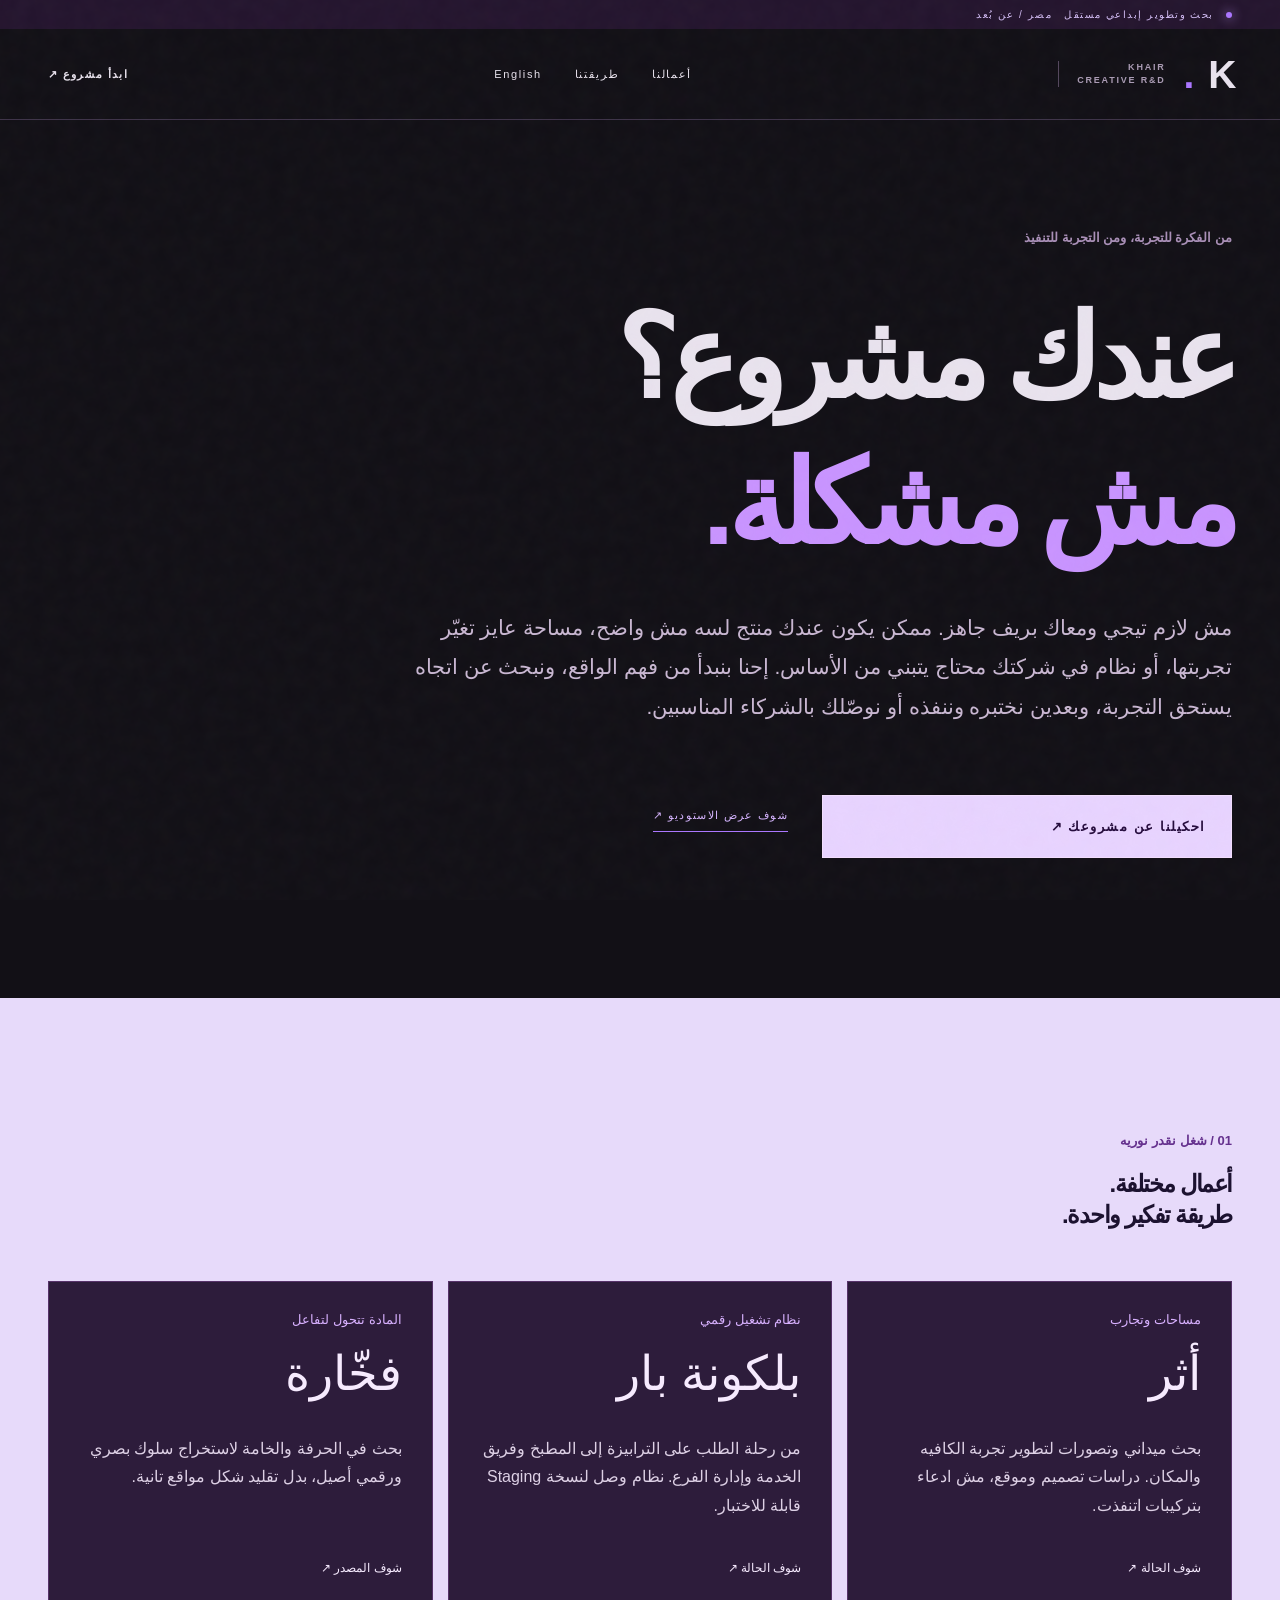
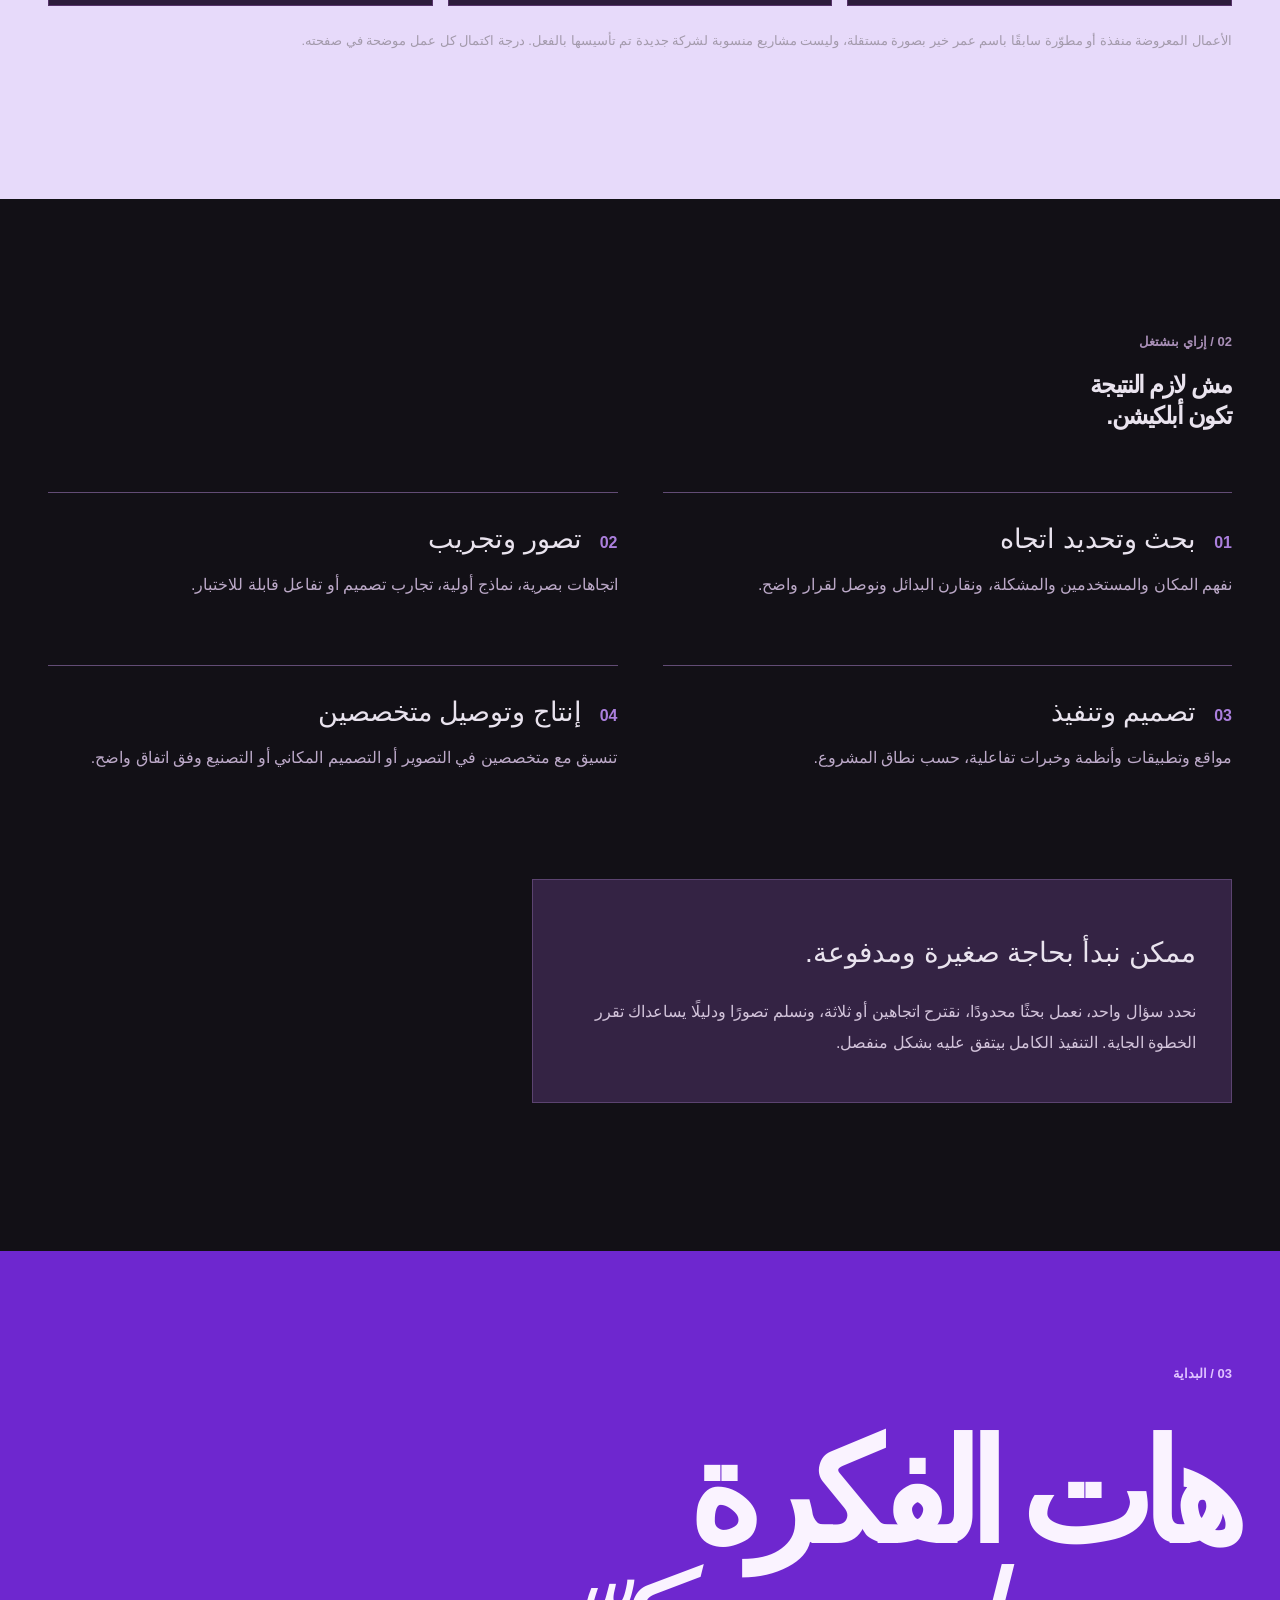
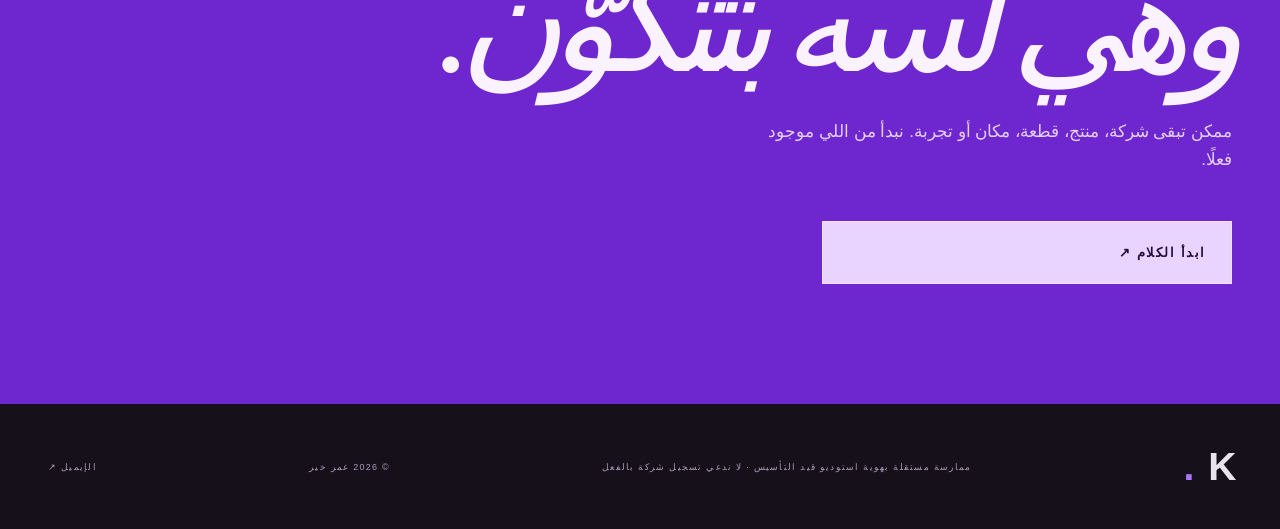
<file: ar.html>
<!DOCTYPE html><html lang="ar" dir="rtl"><head><meta charset="utf-8"><meta name="viewport" content="width=device-width, initial-scale=1"><title>خير / Creative R&D — بحث وتطوير إبداعي</title><meta name="description" content="ممارسة إبداعية مستقلة تجمع البحث والفن والتصميم والتكنولوجيا والتجريب لبناء أفكار يمكن اختبارها وتنفيذها."><link rel="stylesheet" href="style.css"></head><body class="arabic"><div class="grain" aria-hidden="true"></div><div class="topline"><span class="pulse"></span><span>بحث وتطوير إبداعي مستقل</span><span class="topline-right">مصر / عن بُعد</span></div><header class="nav"><a class="mark" href="index.html">K<span class="period">.</span><small>KHAIR<br>CREATIVE R&D</small></a><nav><a href="#work">أعمالنا</a><a href="#practice">طريقتنا</a><a href="index.html" lang="en">English</a></nav><a class="nav-contact" href="start.html">ابدأ مشروع ↗</a></header><main><section class="wrap ar-hero"><span class="eyebrow">من الفكرة للتجربة، ومن التجربة للتنفيذ</span><h1>عندك مشروع<span class="q">؟</span><br><em>مش مشكلة.</em></h1><p>مش لازم تيجي ومعاك بريف جاهز. ممكن يكون عندك منتج لسه مش واضح، مساحة عايز تغيّر تجربتها، أو نظام في شركتك محتاج يتبني من الأساس. إحنا بنبدأ من فهم الواقع، ونبحث عن اتجاه يستحق التجربة، وبعدين نختبره وننفذه أو نوصّلك بالشركاء المناسبين.</p><div class="ar-links"><a class="cta" href="start.html">احكيلنا عن مشروعك ↗</a><a class="text-link" href="KHAIR_CREATIVE_RD_PITCH_V03.pdf" target="_blank">شوف عرض الاستوديو ↗</a></div></section><section class="idea-panel" id="work"><div class="wrap"><span class="eyebrow">01 / شغل نقدر نوريه</span><h2>أعمال مختلفة.<br>طريقة تفكير واحدة.</h2><div class="ar-case-grid"><a href="case-athr.html"><span>مساحات وتجارب</span><strong>أثر</strong><p>بحث ميداني وتصورات لتطوير تجربة الكافيه والمكان. دراسات تصميم وموقع، مش ادعاء بتركيبات اتنفذت.</p><i>شوف الحالة ↗</i></a><a href="case-balcona.html"><span>نظام تشغيل رقمي</span><strong>بلكونة بار</strong><p>من رحلة الطلب على الترابيزة إلى المطبخ وفريق الخدمة وإدارة الفرع. نظام وصل لنسخة Staging قابلة للاختبار.</p><i>شوف الحالة ↗</i></a><a href="https://github.com/omarkhair70-droid/Fokhara" target="_blank" rel="noopener"><span>المادة تتحول لتفاعل</span><strong>فخّارة</strong><p>بحث في الحرفة والخامة لاستخراج سلوك بصري ورقمي أصيل، بدل تقليد شكل مواقع تانية.</p><i>شوف المصدر ↗</i></a></div><p class="footnote">الأعمال المعروضة منفذة أو مطوّرة سابقًا باسم عمر خير بصورة مستقلة، وليست مشاريع منسوبة لشركة جديدة تم تأسيسها بالفعل. درجة اكتمال كل عمل موضحة في صفحته.</p></div></section><section class="services wrap" id="practice"><span class="eyebrow">02 / إزاي بنشتغل</span><h2>مش لازم النتيجة<br>تكون أبلكيشن.</h2><div class="ar-services"><div><b>01</b><strong>بحث وتحديد اتجاه</strong><p>نفهم المكان والمستخدمين والمشكلة، ونقارن البدائل ونوصل لقرار واضح.</p></div><div><b>02</b><strong>تصور وتجريب</strong><p>اتجاهات بصرية، نماذج أولية، تجارب تصميم أو تفاعل قابلة للاختبار.</p></div><div><b>03</b><strong>تصميم وتنفيذ</strong><p>مواقع وتطبيقات وأنظمة وخبرات تفاعلية، حسب نطاق المشروع.</p></div><div><b>04</b><strong>إنتاج وتوصيل متخصصين</strong><p>تنسيق مع متخصصين في التصوير أو التصميم المكاني أو التصنيع وفق اتفاق واضح.</p></div></div><div class="ar-bounded"><h3>ممكن نبدأ بحاجة صغيرة ومدفوعة.</h3><p>نحدد سؤال واحد، نعمل بحثًا محدودًا، نقترح اتجاهين أو ثلاثة، ونسلم تصورًا ودليلًا يساعداك تقرر الخطوة الجاية. التنفيذ الكامل بيتفق عليه بشكل منفصل.</p></div></section><section class="outro"><div class="wrap outro-inner"><span class="eyebrow">03 / البداية</span><h2>هات الفكرة<br><em>وهي لسه بتتكوّن.</em></h2><p>ممكن تبقى شركة، منتج، قطعة، مكان أو تجربة. نبدأ من اللي موجود فعلًا.</p><a class="cta" href="start.html">ابدأ الكلام ↗</a></div></section></main><footer><div class="wrap footer-flex"><a class="mark" href="index.html">K<span class="period">.</span></a><span>ممارسة مستقلة بهوية استوديو قيد التأسيس · لا ندعي تسجيل شركة بالفعل</span><span>© 2026 عمر خير</span><a href="mailto:omar.khair70@gmail.com">الإيميل ↗</a></div></footer><script src="script.js"></script></body></html>
</file>
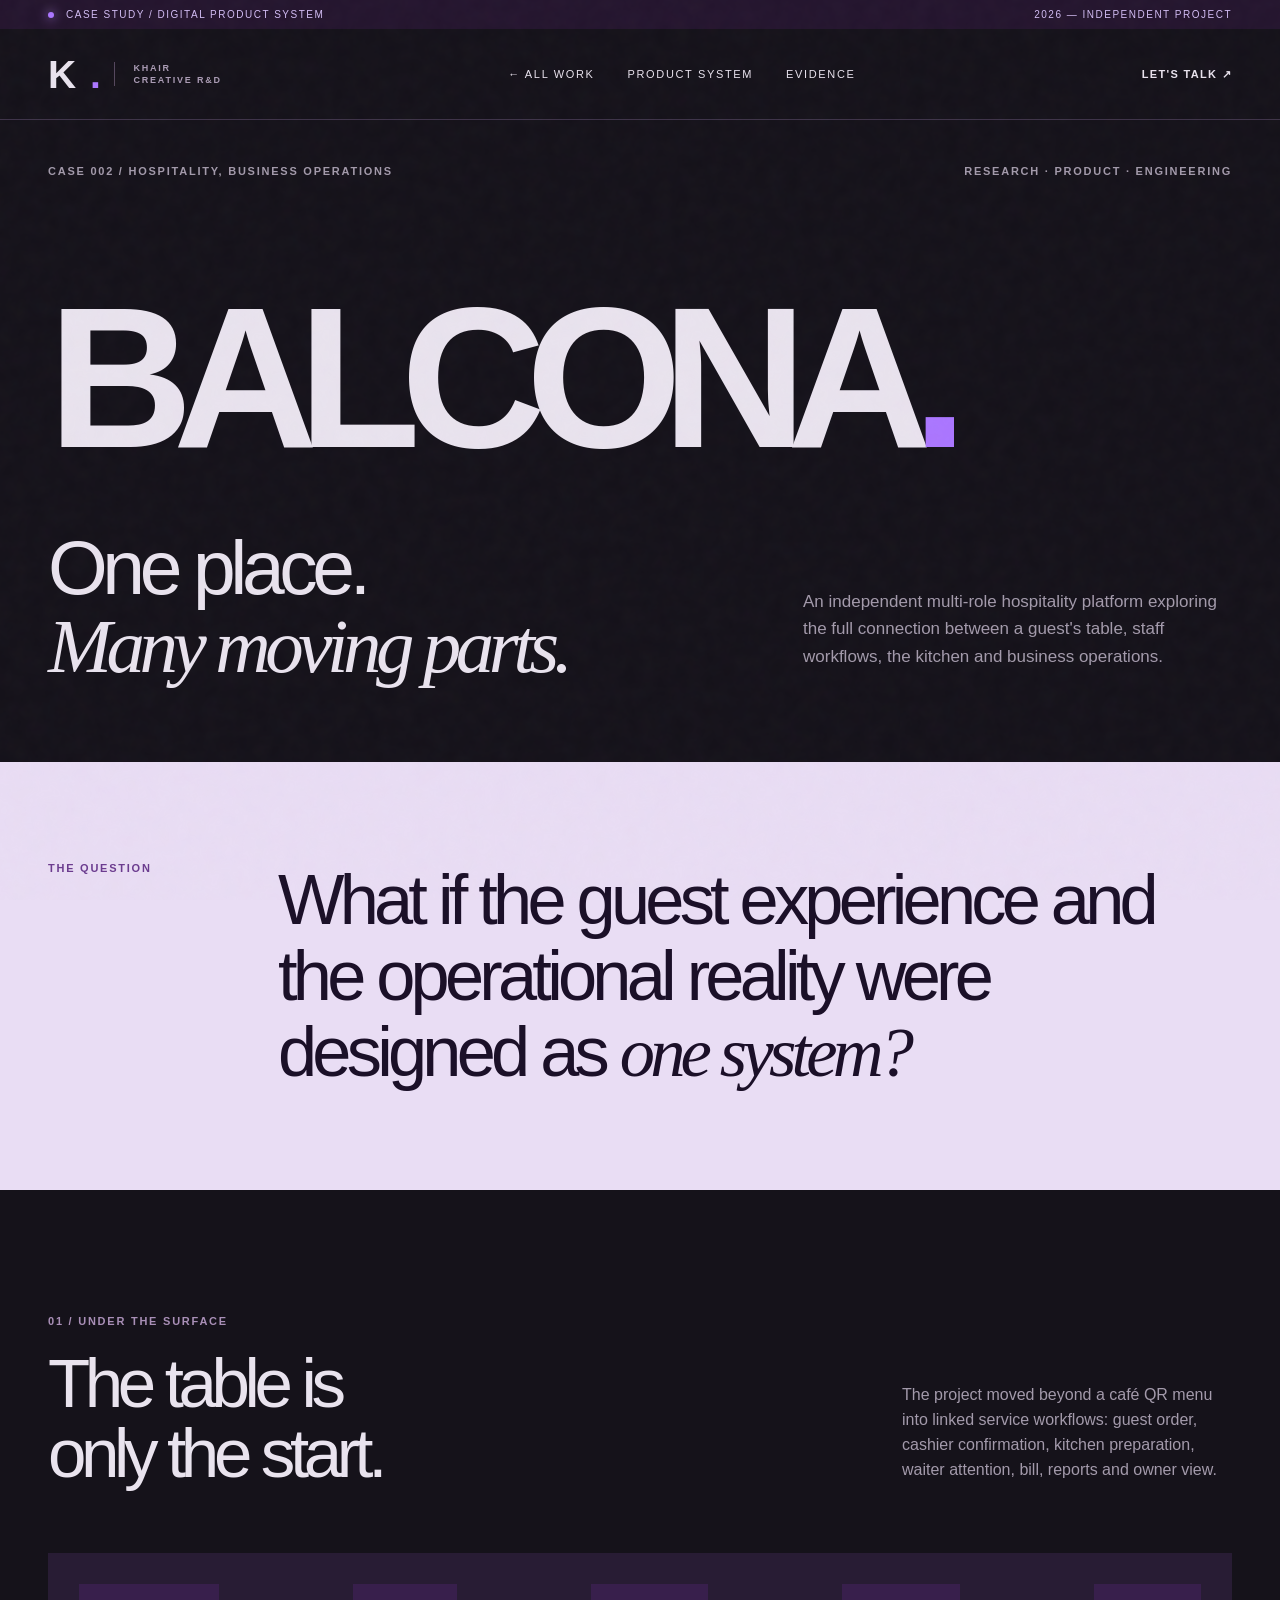
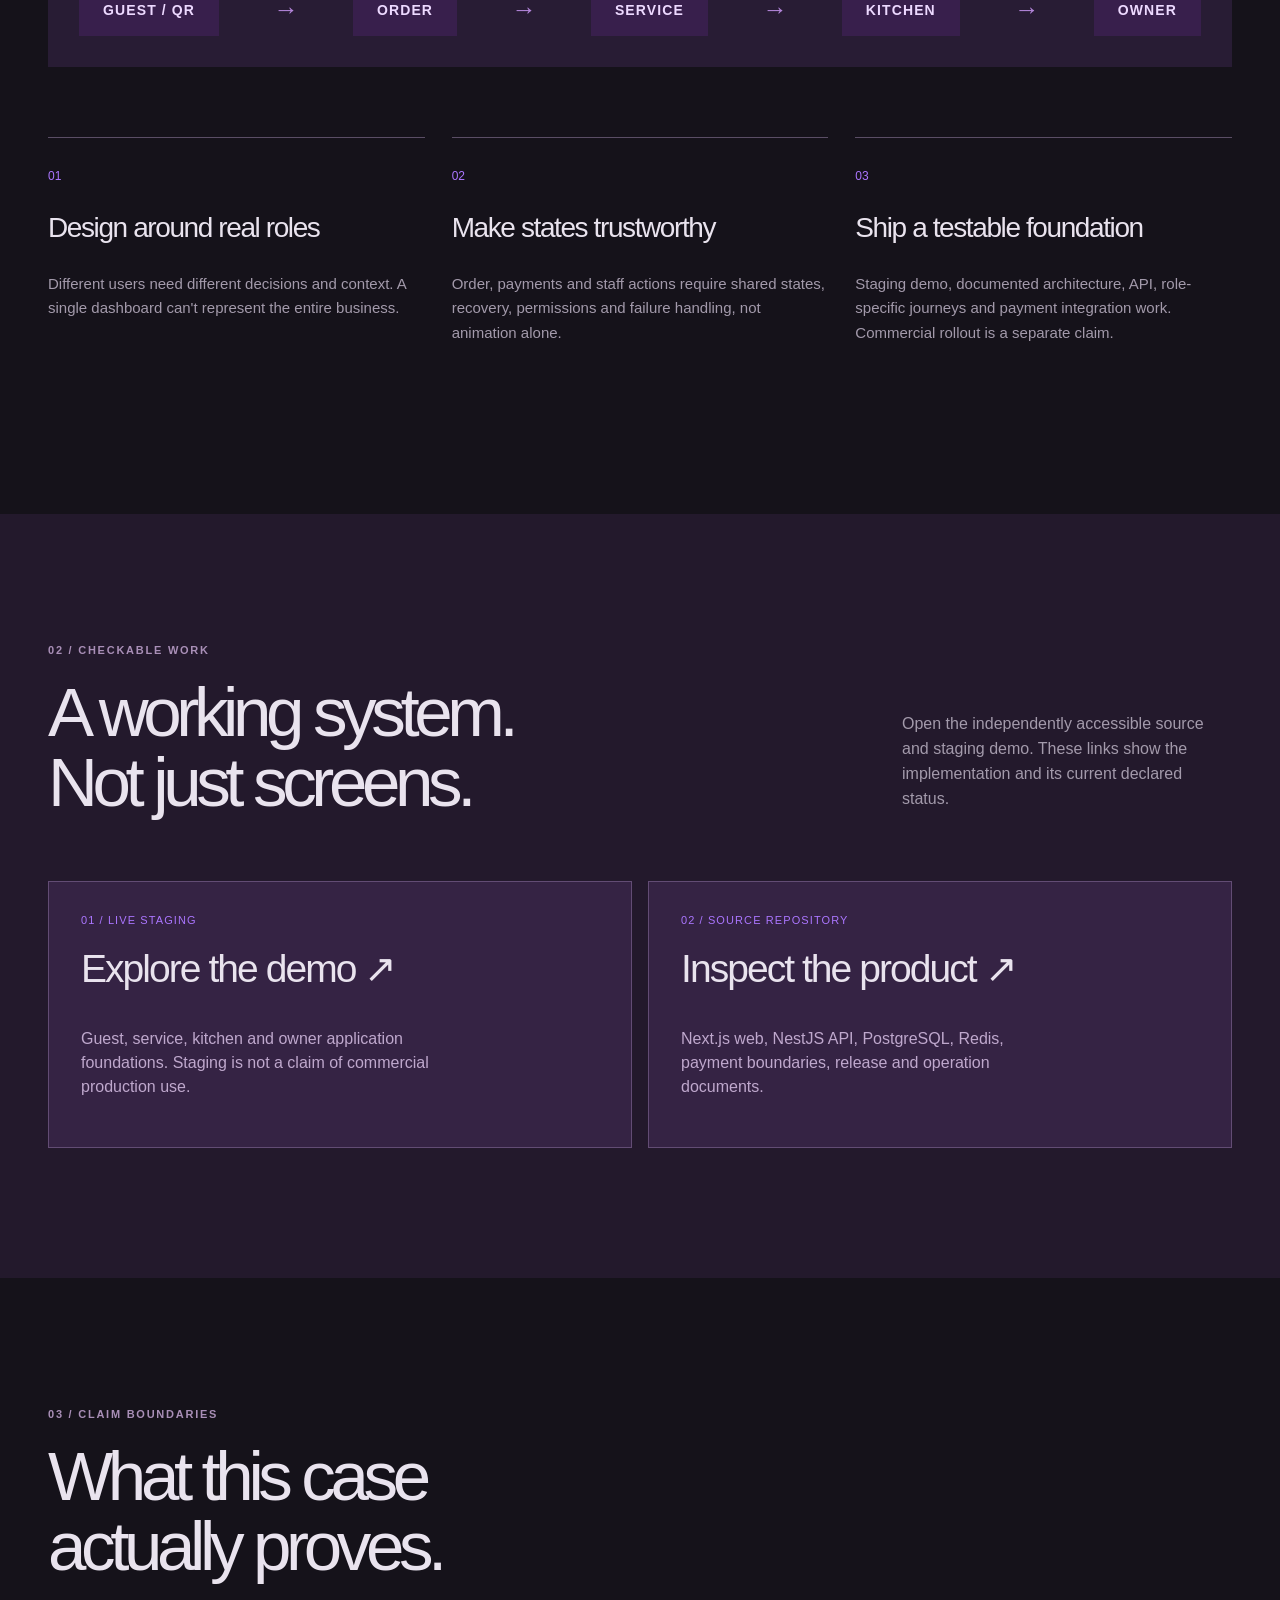
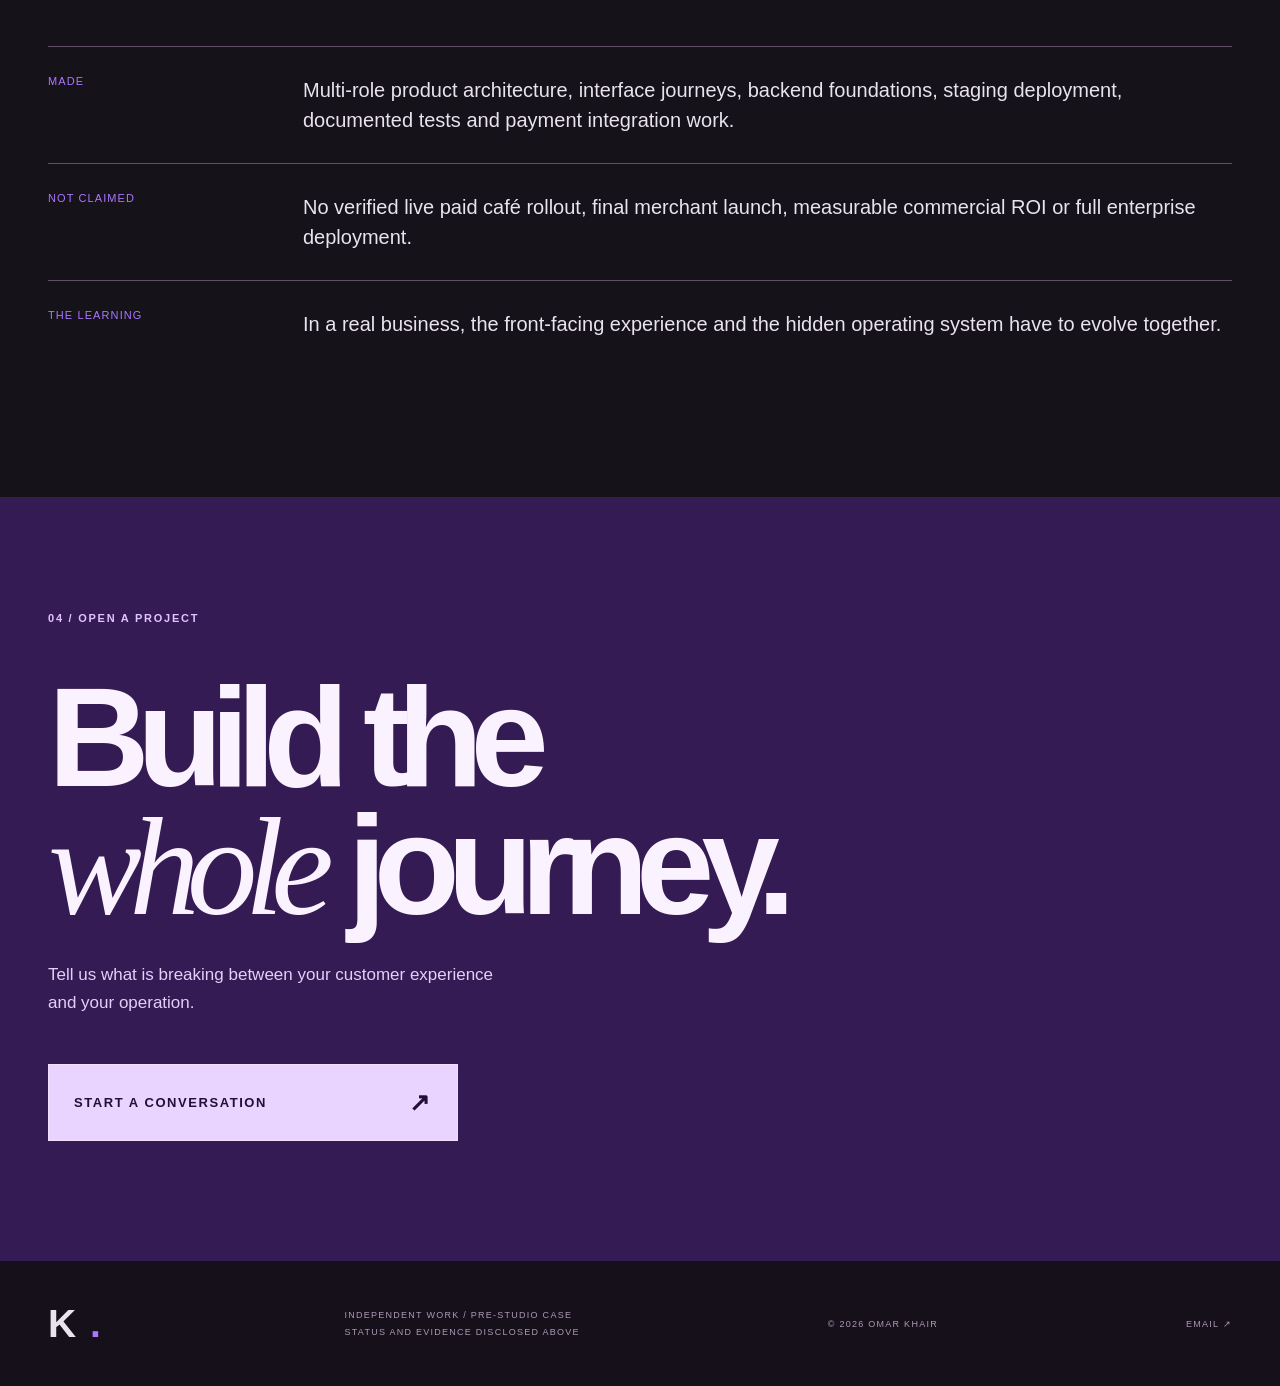
<file: case-balcona.html>
<!DOCTYPE html><html lang="en"><head><meta charset="utf-8"><meta name="viewport" content="width=device-width, initial-scale=1"><title>Balcona Bar — Product System / Khair Creative R&D</title><meta name="description" content="Balcona Bar case study — from guest ordering to staff operations, built as a multi-role hospitality software prototype and staging system."><link rel="stylesheet" href="style.css"></head><body class="case-body"><div class="grain" aria-hidden="true"></div><div class="topline"><span class="pulse"></span><span>CASE STUDY / DIGITAL PRODUCT SYSTEM</span><span class="topline-right">2026 — INDEPENDENT PROJECT</span></div><header class="nav"><a class="mark" href="index.html">K<span class="period">.</span><small>KHAIR<br>CREATIVE R&D</small></a><nav><a href="index.html#work">← ALL WORK</a><a href="#system">PRODUCT SYSTEM</a><a href="#proof">EVIDENCE</a></nav><a class="nav-contact" href="start.html">LET'S TALK ↗</a></header>
<main><section class="athr-hero wrap"><div class="hero-meta"><span>CASE 002 / HOSPITALITY, BUSINESS OPERATIONS</span><span>RESEARCH · PRODUCT · ENGINEERING</span></div><div class="balcona-hero-type">BALCONA<span>.</span></div><div class="athr-hero-footer"><h1>One place.<br><em>Many moving parts.</em></h1><p>An independent multi-role hospitality platform exploring the full connection between a guest's table, staff workflows, the kitchen and business operations.</p></div></section>
<section class="athr-statement"><div class="wrap athr-statement-grid"><span class="eyebrow">THE QUESTION</span><p>What if the guest experience and the operational reality were designed as <em>one system?</em></p></div></section>
<section class="case-sequence wrap" id="system"><div class="section-head"><div><span class="eyebrow">01 / UNDER THE SURFACE</span><h2>The table is<br>only the start.</h2></div><p>The project moved beyond a café QR menu into linked service workflows: guest order, cashier confirmation, kitchen preparation, waiter attention, bill, reports and owner view.</p></div><div class="operation-track"><span>GUEST / QR</span><b>→</b><span>ORDER</span><b>→</b><span>SERVICE</span><b>→</b><span>KITCHEN</span><b>→</b><span>OWNER</span></div><div class="story-cols"><div><span class="number">01</span><h3>Design around real roles</h3><p>Different users need different decisions and context. A single dashboard can't represent the entire business.</p></div><div><span class="number">02</span><h3>Make states trustworthy</h3><p>Order, payments and staff actions require shared states, recovery, permissions and failure handling, not animation alone.</p></div><div><span class="number">03</span><h3>Ship a testable foundation</h3><p>Staging demo, documented architecture, API, role-specific journeys and payment integration work. Commercial rollout is a separate claim.</p></div></div></section>
<section class="project-visuals" id="proof"><div class="wrap"><div class="section-head"><div><span class="eyebrow">02 / CHECKABLE WORK</span><h2>A working system.<br>Not just screens.</h2></div><p>Open the independently accessible source and staging demo. These links show the implementation and its current declared status.</p></div><div class="proof-cards"><a class="proof-card" href="https://balcona-bar-staging-web.vercel.app" target="_blank" rel="noopener"><span>01 / LIVE STAGING</span><strong>Explore the demo ↗</strong><p>Guest, service, kitchen and owner application foundations. Staging is not a claim of commercial production use.</p></a><a class="proof-card" href="https://github.com/omarkhair70-droid/balcona-bar" target="_blank" rel="noopener"><span>02 / SOURCE REPOSITORY</span><strong>Inspect the product ↗</strong><p>Next.js web, NestJS API, PostgreSQL, Redis, payment boundaries, release and operation documents.</p></a></div></div></section>
<section class="takeaway wrap"><div class="section-head"><div><span class="eyebrow">03 / CLAIM BOUNDARIES</span><h2>What this case<br>actually proves.</h2></div></div><div class="truth-table"><div><span>MADE</span><strong>Multi-role product architecture, interface journeys, backend foundations, staging deployment, documented tests and payment integration work.</strong></div><div><span>NOT CLAIMED</span><strong>No verified live paid café rollout, final merchant launch, measurable commercial ROI or full enterprise deployment.</strong></div><div><span>THE LEARNING</span><strong>In a real business, the front-facing experience and the hidden operating system have to evolve together.</strong></div></div></section><section class="outro"><div class="wrap outro-inner"><span class="eyebrow">04 / OPEN A PROJECT</span><h2>Build the<br><em>whole</em> journey.</h2><p>Tell us what is breaking between your customer experience and your operation.</p><a class="cta" href="start.html">START A CONVERSATION <span>↗</span></a></div></section></main>
<footer><div class="wrap footer-flex"><a class="mark" href="index.html">K<span class="period">.</span></a><div><span>INDEPENDENT WORK / PRE-STUDIO CASE</span><span>STATUS AND EVIDENCE DISCLOSED ABOVE</span></div><span>© 2026 OMAR KHAIR</span><a href="mailto:omar.khair70@gmail.com">EMAIL ↗</a></div></footer><script src="script.js"></script></body></html>
</file>
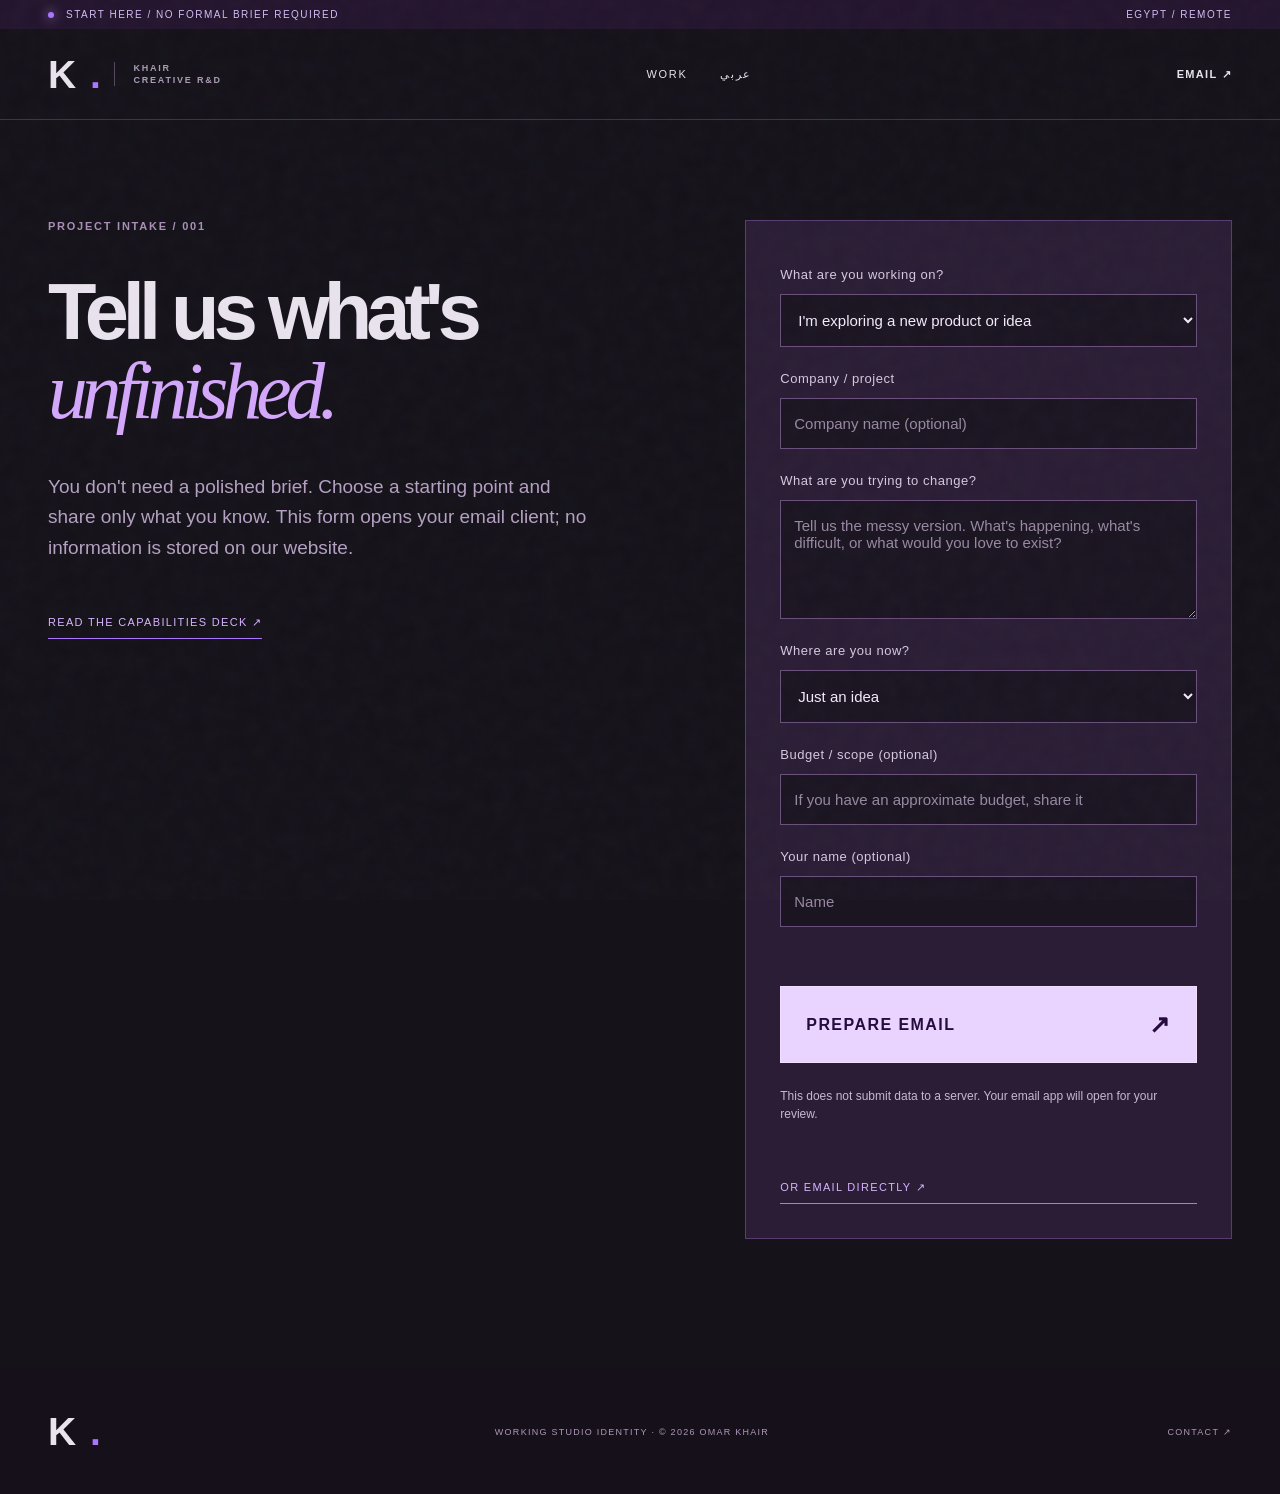
<file: start.html>
<!DOCTYPE html><html lang="en"><head><meta charset="utf-8"><meta name="viewport" content="width=device-width, initial-scale=1"><title>Start a project — Khair Creative R&D</title><meta name="description" content="Tell us about the unfinished question, business challenge, experience or product you are working on."><link rel="stylesheet" href="style.css"></head><body class="case-body"><div class="grain"></div><div class="topline"><span class="pulse"></span><span>START HERE / NO FORMAL BRIEF REQUIRED</span><span class="topline-right">EGYPT / REMOTE</span></div><header class="nav"><a class="mark" href="index.html">K<span class="period">.</span><small>KHAIR<br>CREATIVE R&D</small></a><nav><a href="index.html#work">WORK</a><a href="ar.html" lang="ar">عربي</a></nav><a class="nav-contact" href="mailto:omar.khair70@gmail.com">EMAIL ↗</a></header><main class="wrap intake"><div><span class="eyebrow">PROJECT INTAKE / 001</span><h1>Tell us what's<br><em>unfinished.</em></h1><p>You don't need a polished brief. Choose a starting point and share only what you know. This form opens your email client; no information is stored on our website.</p><a class="text-link" href="KHAIR_CREATIVE_RD_PITCH_V03.pdf" target="_blank">READ THE CAPABILITIES DECK ↗</a></div><form id="lead-form" class="intake-form"><label for="focus">What are you working on?</label><select id="focus" name="focus"><option>I'm exploring a new product or idea</option><option>I have a space / physical experience</option><option>My business needs a digital system</option><option>I need design, engineering or prototype support</option><option>I am looking for a creative / production collaborator</option><option>Other / not sure yet</option></select><label for="company">Company / project</label><input id="company" name="company" placeholder="Company name (optional)"><label for="challenge">What are you trying to change?</label><textarea id="challenge" required rows="5" name="challenge" placeholder="Tell us the messy version. What's happening, what's difficult, or what would you love to exist?"></textarea><label for="stage">Where are you now?</label><select id="stage" name="stage"><option>Just an idea</option><option>Researching / planning</option><option>Already working on it</option><option>Existing business that needs change</option></select><label for="budget">Budget / scope (optional)</label><input id="budget" name="budget" placeholder="If you have an approximate budget, share it"><label for="contact-name">Your name (optional)</label><input id="contact-name" name="contact-name" placeholder="Name"><button class="cta" type="submit">PREPARE EMAIL <span>↗</span></button><p id="intake-status" class="form-note">This does not submit data to a server. Your email app will open for your review.</p><a class="text-link" href="mailto:omar.khair70@gmail.com">OR EMAIL DIRECTLY ↗</a></form></main><footer><div class="wrap footer-flex"><a class="mark" href="index.html">K<span class="period">.</span></a><span>WORKING STUDIO IDENTITY · © 2026 OMAR KHAIR</span><a href="mailto:omar.khair70@gmail.com">CONTACT ↗</a></div></footer><script src="script.js"></script></body></html>
</file>
<file: style.css>
:root{--bg:#121016;--bg2:#1c1624;--ink:#e9e3ee;--muted:#a39aab;--soft:#92849c;--accent:#ab76ff;--hot:#7841ef;--line:#51455f;--light:#efebf3;--lhi:#b6aabb;--black:#131019}
*{box-sizing:border-box}html{scroll-behavior:smooth}body{margin:0;font-family:Arial,'Helvetica Neue',sans-serif;background:var(--bg);color:var(--ink);-webkit-font-smoothing:antialiased}a{color:inherit;text-decoration:none}button,input{font:inherit}::selection{background:var(--accent);color:#130a1b}.grain{position:fixed;z-index:40;pointer-events:none;inset:0;opacity:.035;background-image:url('data:image/svg+xml,%3Csvg viewBox="0 0 80 80" xmlns="http://www.w3.org/2000/svg"%3E%3Cfilter id="n"%3E%3CfeTurbulence type="fractalNoise" baseFrequency="0.7" numOctaves="3" stitchTiles="stitch"/%3E%3C/filter%3E%3Cpath filter="url(%23n)" opacity=".8" d="M0 0h80v80H0z"/%3E%3C/svg%3E')} .wrap{width:min(1280px,calc(100% - 96px));margin:auto}.topline{height:29px;background:#24152e;color:#d2bcf4;font-size:10px;letter-spacing:.15em;display:flex;align-items:center;gap:12px;padding:0 48px}.topline-right{margin-left:auto}.slash{margin-left:6px}.pulse{width:6px;height:6px;border-radius:50%;background:var(--accent);box-shadow:0 0 11px #bb91fc}.nav{min-height:91px;padding:0 48px;display:flex;justify-content:space-between;align-items:center;border-bottom:1px solid #3e3349;gap:26px}.mark{font-size:39px;letter-spacing:-.11em;font-weight:800;line-height:1;display:flex;align-items:center;gap:18px}.period,.dot{color:var(--accent)}.mark small{font-size:9px;font-weight:600;letter-spacing:.2em;line-height:1.38;border-left:1px solid #54475d;padding-left:18px;color:#ab9cb5}.nav nav{display:flex;gap:33px;font-size:11px;letter-spacing:.15em}.nav nav a:hover,.nav-contact:hover{color:var(--accent)}.nav-contact{font-size:11px;letter-spacing:.12em;font-weight:600}.nav-contact span{margin-left:17px;color:var(--accent)}.hero{min-height:700px;position:relative;padding-top:51px;padding-bottom:75px}.hero-meta,.eyebrow{display:block;font-size:11px;letter-spacing:.16em;color:#a98fb7;font-weight:600}.hero-meta{display:flex;justify-content:space-between;color:var(--muted)}.hero h1{font-family:Arial,sans-serif;font-size:clamp(95px,11.45vw,180px);line-height:.9;letter-spacing:-.105em;margin:79px 0 0;font-weight:700;white-space:nowrap}.hero h1 em{font-family:Georgia,'Times New Roman',serif;font-weight:400;letter-spacing:-.09em;padding-right:.06em}.hero .q{color:var(--accent)}.hero-bottom{display:grid;grid-template-columns:1fr 1.2fr;gap:80px;margin-top:80px;align-items:end}.hero-symbol{color:#8f71ae;width:117px;height:117px}.hero-symbol svg{width:100%;height:100%;animation:spin 35s linear infinite}@keyframes spin{to{transform:rotate(360deg)}}.hero-intro{max-width:560px;margin-left:auto}.hero-intro p{font-size:22px;line-height:1.3;margin:0 0 15px}.hero-intro p.muted{font-size:15px;color:var(--muted);line-height:1.6}.text-link{display:inline-flex;justify-content:space-between;gap:40px;border-bottom:1px solid var(--accent);padding:18px 0 9px;margin-top:16px;color:#d6b4ff;font-size:11px;letter-spacing:.12em}.side-id{position:absolute;right:0;bottom:38px;color:#8b7c98;letter-spacing:.17em;font-size:9px}.marquee{height:46px;background:var(--accent);color:#1c0f2f;overflow:hidden;display:flex;align-items:center;white-space:nowrap;font-weight:700;font-size:15px;letter-spacing:.095em}.marquee>div{animation:slide 24s linear infinite}@keyframes slide{to{transform:translateX(-40%)}}.work,.services{padding-top:135px;padding-bottom:148px}.section-head{display:flex;justify-content:space-between;gap:80px;align-items:end;margin-bottom:64px}.section-head h2,.panel-head h2{font-size:clamp(44px,5.4vw,83px);line-height:1.01;letter-spacing:-.078em;font-weight:500;margin:22px 0 0}.section-head>p{max-width:330px;font-size:16px;line-height:1.55;color:var(--muted);margin:0 0 6px}.featured-case{display:grid;grid-template-columns:1.1fr 1fr;border:1px solid #50425f;min-height:502px;overflow:hidden}.featured-media{position:relative;min-height:502px;background:radial-gradient(circle at 30% 20%,#5e248f 0,transparent 35%),linear-gradient(125deg,#311343,#14101b)}.featured-graphic{position:absolute;inset:0;z-index:1;display:flex;flex-direction:column;justify-content:center;padding:58px}.featured-graphic .featured-big{font-size:clamp(90px,12vw,170px);font-weight:700;letter-spacing:-.10em;color:#ead5ff;line-height:.9}.featured-big span:not(.dot){color:#9f75d5}.featured-graphic p{letter-spacing:.2em;font-size:16px;line-height:1.4;margin-top:30px;color:#d1b6e3}.featured-media>img{position:absolute;inset:0;width:100%;height:100%;object-fit:cover;opacity:.23;mix-blend-mode:screen;z-index:0}.gridmark{position:absolute;inset:35px;border:1px solid #ad74df55}.visual-tag{z-index:2;position:absolute;left:30px;top:26px;font-size:10px;letter-spacing:.13em;color:#e1c5ff}.featured-copy{padding:63px 55px;display:flex;flex-direction:column;justify-content:space-between}.featured-copy h3{font-weight:500;font-size:clamp(40px,4.2vw,67px);line-height:1.05;letter-spacing:-.075em;margin:28px 0}.featured-foot{display:flex;align-items:end;gap:30px}.featured-foot p{color:var(--muted);font-size:14px;line-height:1.65;max-width:300px}.round-arrow{display:flex;align-items:center;justify-content:center;border:1px solid #a87ada;border-radius:50%;width:70px;height:70px;font-size:30px;flex:none;color:var(--accent);transition:.2s}.featured-case:hover .round-arrow{background:var(--accent);color:#1d0c35;transform:rotate(45deg)}.case-grid{display:grid;grid-template-columns:repeat(3,1fr);gap:13px;margin-top:13px}.case-tile{border:1px solid #4b3a58;padding:27px;min-height:405px;display:flex;flex-direction:column;transition:.25s}.case-tile:hover{background:#21192a;transform:translateY(-4px)}.case-top{display:flex;justify-content:space-between}.case-top>span:last-child{font-size:24px;color:var(--accent)}.tile-graphic{height:190px;position:relative;margin:24px 0;overflow:hidden}.tile-balcona{display:flex;align-items:center;flex-wrap:wrap;gap:9px;justify-content:center;align-content:center;background:repeating-linear-gradient(90deg,#32243d,#32243d 1px,transparent 1px,transparent 37px);border:1px solid #49335d}.tile-balcona span{font-size:11px;letter-spacing:.1em;border:1px solid #815ba7;padding:8px;color:#e5c7f3}.tile-balcona span:nth-child(even){border:0;color:var(--accent)}.tile-fokhara{background:linear-gradient(130deg,#2e1b29,#6b3f38,#362225);border:1px solid #806054}.clay-a,.clay-b{position:absolute;width:140px;height:140px;border-radius:50%;border:15px solid #b5836f;transform:rotateX(65deg) rotate(-30deg)}.clay-a{left:30px;top:5px}.clay-b{right:12px;bottom:-70px;border-color:#b7927b}.tile-fokhara i{font-family:Georgia,serif;font-size:24px;position:absolute;right:25px;top:24px;color:#e6c2ae;line-height:1.1}.tile-contact{display:flex;align-items:center;justify-content:center;gap:20px;background:#1b1929;border:1px solid #524662}.tile-contact .node{width:57px;height:57px;border:1px solid #a780c8;border-radius:50%;display:grid;place-items:center;font-family:Georgia,serif;font-size:36px}.line-b{height:1px;width:30%;background:linear-gradient(90deg,#dbb4ed,#4d2e63)}.code-sm{position:absolute;bottom:18px;font-size:9px;letter-spacing:.15em;color:#a68fbc}.case-tile h3{font-size:21px;letter-spacing:-.035em;margin:auto 0 5px}.case-tile p,.footnote{font-size:13px;line-height:1.6;color:var(--muted)}.footnote{margin-top:24px}.idea-panel{padding:135px 0;background:#e7dafa;color:#1c1230}.idea-panel .eyebrow{color:#65318e}.panel-head h2{max-width:900px}.steps{margin-top:62px;display:grid;grid-template-columns:repeat(2,1fr);gap:0 80px}.steps article{display:grid;grid-template-columns:65px 1fr;border-top:1px solid #a68eb8;padding:25px 0 36px}.steps article>span{color:#7025c3;font-size:18px;font-weight:700}.steps h3{font-weight:500;font-size:32px;letter-spacing:-.06em;margin:0 0 11px}.steps p{max-width:420px;color:#695975;font-size:15px;line-height:1.56}.service-list>div{display:grid;grid-template-columns:65px 1.2fr 1fr;align-items:center;gap:25px;border-top:1px solid #594a63;padding:28px 0}.service-list>div:last-child{border-bottom:1px solid #594a63}.service-list span{color:var(--accent)}.service-list strong{font-size:23px;letter-spacing:-.035em;font-weight:500}.service-list p{margin:0;color:var(--muted);line-height:1.55;font-size:14px}.engagements{display:grid;grid-template-columns:1fr 1fr;gap:12px;margin-top:60px}.engagements>div{background:#241b30;padding:37px;border:1px solid #503b64}.engagements h3{font-size:35px;letter-spacing:-.05em;margin:17px 0}.engagements p{color:#b4a4bf;line-height:1.6;max-width:490px}.outro{background:#6e27cf;padding:115px 0 120px}.outro-inner{max-width:1280px}.outro .eyebrow{color:#e0c3ff}.outro h2{font-size:clamp(75px,11vw,170px);line-height:.91;letter-spacing:-.09em;margin:50px 0 30px;font-weight:600;color:#faf3ff}.outro h2 em{font-family:Georgia,serif;font-weight:400}.outro h2>span{color:#1d063d}.outro p{max-width:470px;color:#e4cff8;line-height:1.65;font-size:17px}.cta{display:flex;justify-content:space-between;align-items:center;width:min(410px,100%);margin-top:47px;border:1px solid #f3defe;background:#e8d4ff;color:#250c3d;padding:23px 25px;font-size:13px;font-weight:700;letter-spacing:.12em;transition:.2s}.cta:hover{background:#fff;transform:translateY(-3px)}.cta span{font-size:25px}footer{background:#151019;padding:43px 0}.footer-flex{display:flex;align-items:center;justify-content:space-between;gap:25px}.footer-flex>div{display:flex;flex-direction:column;gap:7px}.footer-flex div span,footer>div>span,footer a:not(.mark){font-size:9px;letter-spacing:.14em;color:#ac9ab7}.reveal{opacity:0;transform:translateY(24px);transition:opacity .65s ease,transform .65s ease}.reveal.seen{opacity:1;transform:none}
/* Case study */.case-body{background:#15121a}.athr-hero{padding-top:45px;padding-bottom:75px}.athr-type{font-size:clamp(160px,26.4vw,380px);font-weight:700;letter-spacing:-.11em;line-height:1;margin:42px 0 20px;background:linear-gradient(120deg,#ead3ff,#9c5ede);color:transparent;background-clip:text}.athr-type span:not(.dot){font-weight:400}.athr-hero-footer{display:grid;grid-template-columns:1.25fr .75fr;gap:40px;align-items:end}.athr-hero-footer h1{font-size:clamp(48px,6vw,86px);line-height:1.02;font-weight:500;letter-spacing:-.07em;margin:0}.athr-hero-footer em{font-family:Georgia,serif;font-weight:400}.athr-hero-footer p{color:var(--muted);font-size:17px;line-height:1.6}.athr-statement{background:#e9ddf4;color:#1b1028;padding:100px 0}.athr-statement-grid{display:grid;grid-template-columns:200px 1fr;gap:30px}.athr-statement .eyebrow{color:#6b3b8f}.athr-statement p{font-size:clamp(38px,5.5vw,78px);line-height:1.08;letter-spacing:-.068em;margin:0;max-width:1000px}.athr-statement em{font-family:Georgia,serif;font-weight:400}.case-sequence{padding:125px 0}.story-cols{display:grid;grid-template-columns:repeat(3,1fr);gap:27px}.story-cols>div{border-top:1px solid #5a4d65;padding:28px 0}.story-cols .number{color:var(--accent);font-size:12px}.story-cols h3{font-size:28px;font-weight:400;letter-spacing:-.05em}.story-cols p{font-size:15px;color:var(--muted);line-height:1.65}.project-visuals{background:#23192c;padding:130px 0}.evidence-grid{display:grid;grid-template-columns:repeat(3,1fr);gap:13px}.evidence-img{height:350px;background:radial-gradient(circle,#6b3995,#291635 60%);position:relative;overflow:hidden;border:1px solid #634779}.evidence-img img{width:100%;height:100%;object-fit:cover;position:absolute;inset:0}.evidence-img span{position:absolute;bottom:16px;left:17px;background:#1b0c31b0;padding:8px;font-size:10px;letter-spacing:.1em}.evidence-grid figcaption{margin-top:13px;font-size:12px;color:#c1a4d3}.evidence-grid figure{margin:0}.comparison-intro{margin-top:110px;max-width:880px}.comparison-intro h2{font-size:clamp(50px,6vw,90px);line-height:1;margin:18px 0;letter-spacing:-.07em;font-weight:400}.comparison-intro h2 span{color:var(--accent)}.comparison-intro p{max-width:600px;color:var(--muted);line-height:1.5}.comparisons{display:grid;grid-template-columns:repeat(3,1fr);gap:18px;margin-top:46px}.comparison{min-width:0}.comparison-label{display:flex;justify-content:space-between;align-items:center;border-top:1px solid #6b537b;padding:15px 0 13px;gap:7px}.comparison-label strong{font-size:13px;letter-spacing:.1em}.comparison-label span{font-size:9px;color:#ac95bb}.compare-frame{height:310px;position:relative;overflow:hidden;background:repeating-linear-gradient(45deg,#342442 0,#342442 13px,#3a2948 13px,#3a2948 26px)}.compare-frame img{position:absolute;inset:0;width:100%;height:100%;object-fit:cover}.compare-frame .before{z-index:1}.compare-frame .after{z-index:2;clip-path:inset(0 calc(100% - var(--reveal)) 0 0)}.compare-frame .compare-line{z-index:3;position:absolute;left:var(--reveal);width:2px;height:100%;background:#e3c2f4;box-shadow:0 0 7px #140821}.half-label{position:absolute;top:12px;z-index:4;font-size:9px;letter-spacing:.11em;padding:7px;background:#1b102db3}.half-label.left{left:10px}.half-label.right{right:10px}.compare-range{width:100%;accent-color:var(--accent);margin-top:13px}.source-note{font-size:12px;color:#b5a4bf;margin-top:35px}.source-note a{border-bottom:1px solid #8662a2;color:#d4b4f4}.takeaway{padding:130px 0}.truth-table>div{display:grid;grid-template-columns:220px 1fr;border-top:1px solid #614f68;gap:35px;padding:28px 0}.truth-table>div span{font-size:11px;color:var(--accent);letter-spacing:.1em}.truth-table strong{font-size:20px;font-weight:400;line-height:1.5}.case-body .outro{background:#351b54}
@media(max-width:940px){.wrap{width:min(100% - 48px,1280px)}.topline,.nav{padding-left:24px;padding-right:24px}.nav nav{display:none}.hero{min-height:640px}.hero h1{font-size:clamp(67px,11vw,115px);white-space:normal}.hero-bottom{gap:15px}.case-grid{grid-template-columns:1fr 1fr}.case-grid .case-tile:last-child{grid-column:span 2}.featured-case{grid-template-columns:1fr 1fr}.featured-copy{padding:34px}.steps{gap:0 35px}.comparisons{grid-template-columns:1fr}.compare-frame{height:390px}.evidence-img{height:270px}.athr-type{font-size:clamp(135px,24vw,270px)}}
@media(max-width:640px){.topline{padding:0 16px;font-size:8px}.topline-right{display:none}.nav{min-height:72px;padding:0 16px}.mark{font-size:32px}.mark small{font-size:7px;padding-left:10px}.nav-contact{font-size:9px}.wrap{width:calc(100% - 32px)}.hero{padding:35px 0 60px;min-height:auto}.hero-meta span:last-child{display:none}.hero h1{font-size:clamp(56px,14.4vw,93px);letter-spacing:-.09em;margin:80px 0 40px}.hero-bottom{display:block;margin-top:0}.hero-symbol{width:70px;height:70px;margin-bottom:30px}.hero-intro p{font-size:20px}.hero-intro p.muted{font-size:14px}.side-id{bottom:10px}.work,.services{padding:85px 0}.section-head{display:block;margin-bottom:35px}.section-head h2,.panel-head h2{font-size:50px}.section-head>p{margin-top:23px}.featured-case{grid-template-columns:1fr}.featured-media{min-height:330px}.featured-graphic{padding:30px}.featured-graphic .featured-big{font-size:90px}.featured-copy{min-height:300px;padding:30px}.featured-copy h3{font-size:46px}.case-grid,.story-cols,.evidence-grid,.engagements,.steps{grid-template-columns:1fr}.case-grid .case-tile:last-child{grid-column:auto}.case-tile{min-height:350px}.idea-panel{padding:90px 0}.steps article{grid-template-columns:40px 1fr}.steps h3{font-size:26px}.service-list>div{grid-template-columns:40px 1fr;gap:8px}.service-list p{grid-column:2}.service-list strong{font-size:21px}.outro{padding:90px 0}.outro h2{font-size:clamp(65px,13.5vw,105px)}.footer-flex{display:flex;flex-wrap:wrap}.footer-flex>div{order:3;width:100%}.athr-hero{padding:30px 0 50px}.athr-type{font-size:27vw;margin:65px 0 25px}.athr-hero-footer,.athr-statement-grid{display:block}.athr-hero-footer h1{font-size:56px}.athr-statement{padding:70px 0}.athr-statement p{font-size:46px;margin-top:25px}.case-sequence,.takeaway,.project-visuals{padding:80px 0}.evidence-img{height:410px}.comparison-intro{margin-top:75px}.comparison-intro h2{font-size:51px}.compare-frame{height:350px}.truth-table>div{display:block}.truth-table>div span{display:block;margin-bottom:13px}.truth-table strong{font-size:18px}}
@media(prefers-reduced-motion:reduce){*,*::before,*::after{animation:none!important;scroll-behavior:auto!important;transition:none!important}.reveal{opacity:1;transform:none}}

/* V0.2 — customer and credibility pass */
.second-link {display:inline-block;margin-left:28px}
.start-secondary {display:inline-block;margin-top:28px;color:#fff!important}
.evidence-banner {display:flex;align-items:center;gap:18px;flex-wrap:wrap;margin-top:30px;padding:20px;border:1px solid #6d4c84;background:#2c1b38}
.evidence-banner strong,.evidence-banner span {font-size:10px;letter-spacing:.08em;color:#cbb6d8}
.evidence-banner a {color:#f4dbff;text-decoration:underline;font-size:13px}
.operation-track{display:flex;align-items:center;justify-content:space-between;gap:8px;margin:56px 0 70px;padding:31px;background:#281c34;flex-wrap:wrap}
.operation-track span{padding:18px 24px;background:#381f4c;color:#edd9ff;font-size:14px;font-weight:600;letter-spacing:.08em}
.operation-track b{font-weight:300;color:#b486db;font-size:25px}
.balcona-hero-type{font-size:clamp(80px,15.7vw,240px);font-weight:700;letter-spacing:-.10em;line-height:1.2;margin:80px 0 30px}
.balcona-hero-type span{color:var(--accent)}
.proof-cards{display:grid;grid-template-columns:1fr 1fr;gap:16px;margin-top:50px}
.proof-card{min-height:260px;display:flex;flex-direction:column;gap:20px;border:1px solid #624c74;padding:32px;background:#352344;text-decoration:none}
.proof-card span{color:var(--accent);font-size:11px;letter-spacing:.1em}
.proof-card strong{font-size:39px;letter-spacing:-.05em;font-weight:500}
.proof-card p{color:#bfa8cd;line-height:1.5;max-width:360px}
.proof-card:hover{background:#452b5c}
.intake{display:grid;grid-template-columns:1.1fr .9fr;gap:8vw;padding-top:100px;padding-bottom:130px;min-height:76vh}
.intake h1{font-size:clamp(55px,6.2vw,112px);line-height:1;letter-spacing:-.075em;margin:40px 0}
.intake h1 em{font-family:Georgia,serif;font-weight:400;color:#d4a8fb}
.intake>div>p{color:#b4a1c2;font-size:19px;line-height:1.6;max-width:540px}
.intake-form{display:flex;flex-direction:column;gap:12px;padding:34px;background:#2a1d35;border:1px solid #583c70}
.intake-form label{font-size:13px;letter-spacing:.04em;color:#d7c8e1;margin-top:12px}
.intake-form input,.intake-form select,.intake-form textarea{width:100%;padding:16px 13px;border:1px solid #6a507c;border-radius:0;background:#1b1522;color:#f5eafc;font:inherit;font-size:15px}
.intake-form input::placeholder,.intake-form textarea::placeholder{color:#9889a2}
.intake-form input:focus,.intake-form textarea:focus,.intake-form select:focus{outline:2px solid #bc8dff}
.intake-form .cta{width:100%;cursor:pointer;font:inherit;letter-spacing:.09em;font-weight:700}
.form-note{font-size:12px;color:#c8b7d1;line-height:1.5}
.arabic{font-family:Tahoma,'Noto Sans Arabic',Arial,sans-serif}
.arabic .nav,.arabic .footer-flex{direction:rtl}
.arabic .mark small{line-height:1.4}
.arabic .eyebrow{letter-spacing:0;font-size:13px}
.ar-hero{padding-top:110px;padding-bottom:140px;min-height:630px}
.ar-hero h1{font-size:clamp(55px,9vw,142px);line-height:1.27;letter-spacing:-.07em;margin:40px 0 30px}
.ar-hero h1 em{font-style:normal;color:#c994ff}
.ar-hero>p{font-size:21px;line-height:1.9;max-width:820px;color:#c9b7d2}
.ar-links{display:flex;align-items:center;gap:34px;flex-wrap:wrap}
.arabic .panel-head h2,.arabic .services h2,.arabic .idea-panel h2{line-height:1.3;letter-spacing:-.06em}
.ar-case-grid{display:grid;grid-template-columns:repeat(3,1fr);gap:15px;margin:50px 0 25px}
.ar-case-grid a{background:#2d1c3b;border:1px solid #563269;padding:30px;min-height:325px;display:flex;flex-direction:column}
.ar-case-grid span{font-size:13px;color:#c99deb}.ar-case-grid strong{font-size:48px;font-weight:500;margin:18px 0}
.ar-case-grid p{font-size:16px;line-height:1.8;color:#d5c4e2;flex:1}.ar-case-grid i{font-style:normal;font-size:12px}
.ar-services{display:grid;grid-template-columns:1fr 1fr;gap:20px 45px;margin:60px 0}
.ar-services div{padding:30px 0;border-top:1px solid #624c75}
.ar-services b{color:#ab7fdd;margin-left:18px}.ar-services strong{font-size:27px;font-weight:500}.ar-services p{color:#bca9c8;line-height:1.8}
.ar-bounded{max-width:700px;background:#342344;border:1px solid #5b4370;padding:28px 35px}
.ar-bounded h3{font-size:28px;font-weight:500}.ar-bounded p{line-height:1.9;color:#d2c3da}
@media(max-width:900px){.intake{grid-template-columns:1fr}.ar-case-grid{grid-template-columns:1fr}.ar-services{grid-template-columns:1fr}}
@media(max-width:640px){.second-link{margin:14px 0 0}.proof-cards{grid-template-columns:1fr}.proof-card{min-height:210px}.operation-track{justify-content:center}.operation-track span{padding:10px}.operation-track b{font-size:16px}.intake{padding-top:48px}.intake-form{padding:18px}.ar-hero{padding:70px 0 90px}.ar-hero h1{font-size:60px}.ar-hero>p{font-size:18px}.ar-case-grid strong{font-size:40px}}
/* Buyer QA fix: the purple evidence panel holds dark cards; keep all titles legible */
.arabic .ar-case-grid a strong,.arabic .ar-case-grid a i {color:#F6EAFE}
.arabic .ar-case-grid a span {color:#D8B1FF}
.arabic .ar-case-grid a p {color:#DDD0E5}
</file>
